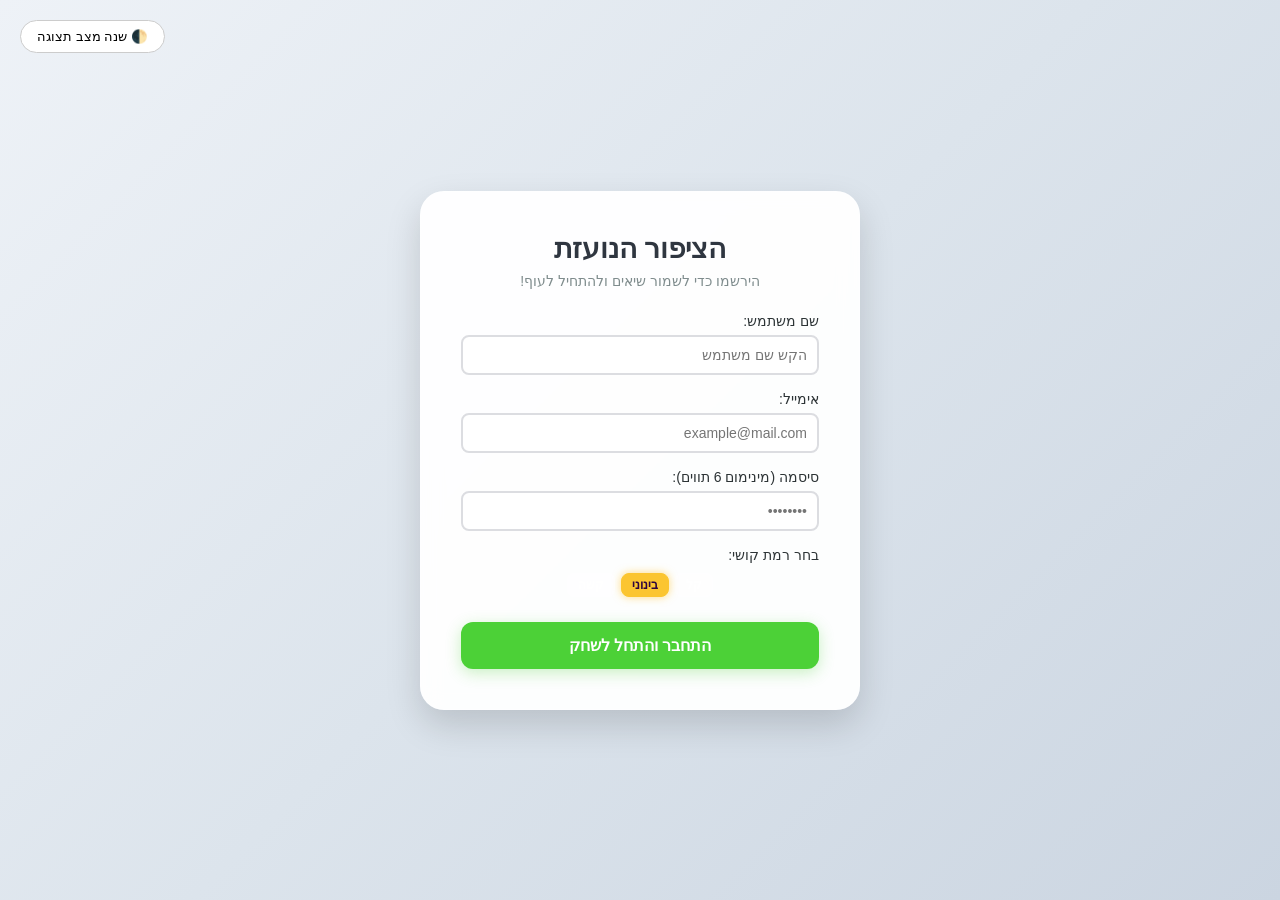
<file: index.html>
<!DOCTYPE html>
<html lang="he" dir="rtl">
<head>
    <meta charset="UTF-8">
    <meta name="viewport" content="width=device-width, initial-scale=1.0">
    <title>הציפור הנועזת - התחברות</title>
    <link rel="stylesheet" href="global.css">
    <link rel="stylesheet" href="auth.css">
    <link rel="stylesheet" href="game-screen.css">
</head>
<body>

    <button id="theme-toggle" class="theme-btn">🌓 שנה מצב תצוגה</button>

    <div id="screen-auth" class="screen active">
        <div class="card">
            <h1 class="game-title">הציפור הנועזת</h1>
            <p class="game-subtitle">הירשמו כדי לשמור שיאים ולהתחיל לעוף!</p>
            
            <form id="auth-form">
                <div class="input-group">
                    <label for="username">שם משתמש:</label>
                    <input type="text" id="username" placeholder="הקש שם משתמש" required>
                </div>
                <div class="input-group">
                    <label for="email">אימייל:</label>
                    <input type="text" id="email" placeholder="example@mail.com" required>
                    <span class="error-msg" id="email-error" style="color: #ff4d4d; font-size: 12px; display: none; margin-top: 4px; text-align: right;">כתובת אימייל לא תקינה</span>
                </div>
                <div class="input-group">
                    <label for="password">סיסמה (מינימום 6 תווים):</label>
                    <input type="password" id="password" placeholder="••••••••" required>
                    <span class="error-msg" id="password-error" style="color: #ff4d4d; font-size: 12px; display: none; margin-top: 4px; text-align: right;">הסיסמה חייבת להכיל לפחות 6 תווים, הכוללים גם אותיות וגם מספרים</span>
                </div>

                <div class="input-group" style="text-align: center; margin-bottom: 25px;">
                    <label style="display: block; margin-bottom: 10px; text-align: right;">בחר רמת קושי:</label>
                    <div class="difficulty-controls" style="justify-content: center;">
                        <button type="button" class="diff-btn" id="btn-easy">קל</button>
                        <button type="button" class="diff-btn active" id="btn-medium">בינוני</button>
                        <button type="button" class="diff-btn" id="btn-hard">קשה</button>
                    </div>
                </div>

                <button type="submit" class="btn-main">התחבר והתחל לשחק</button>
            </form>
        </div>
    </div>

    <script src="main.js"></script>
</body>
</html>
</file>
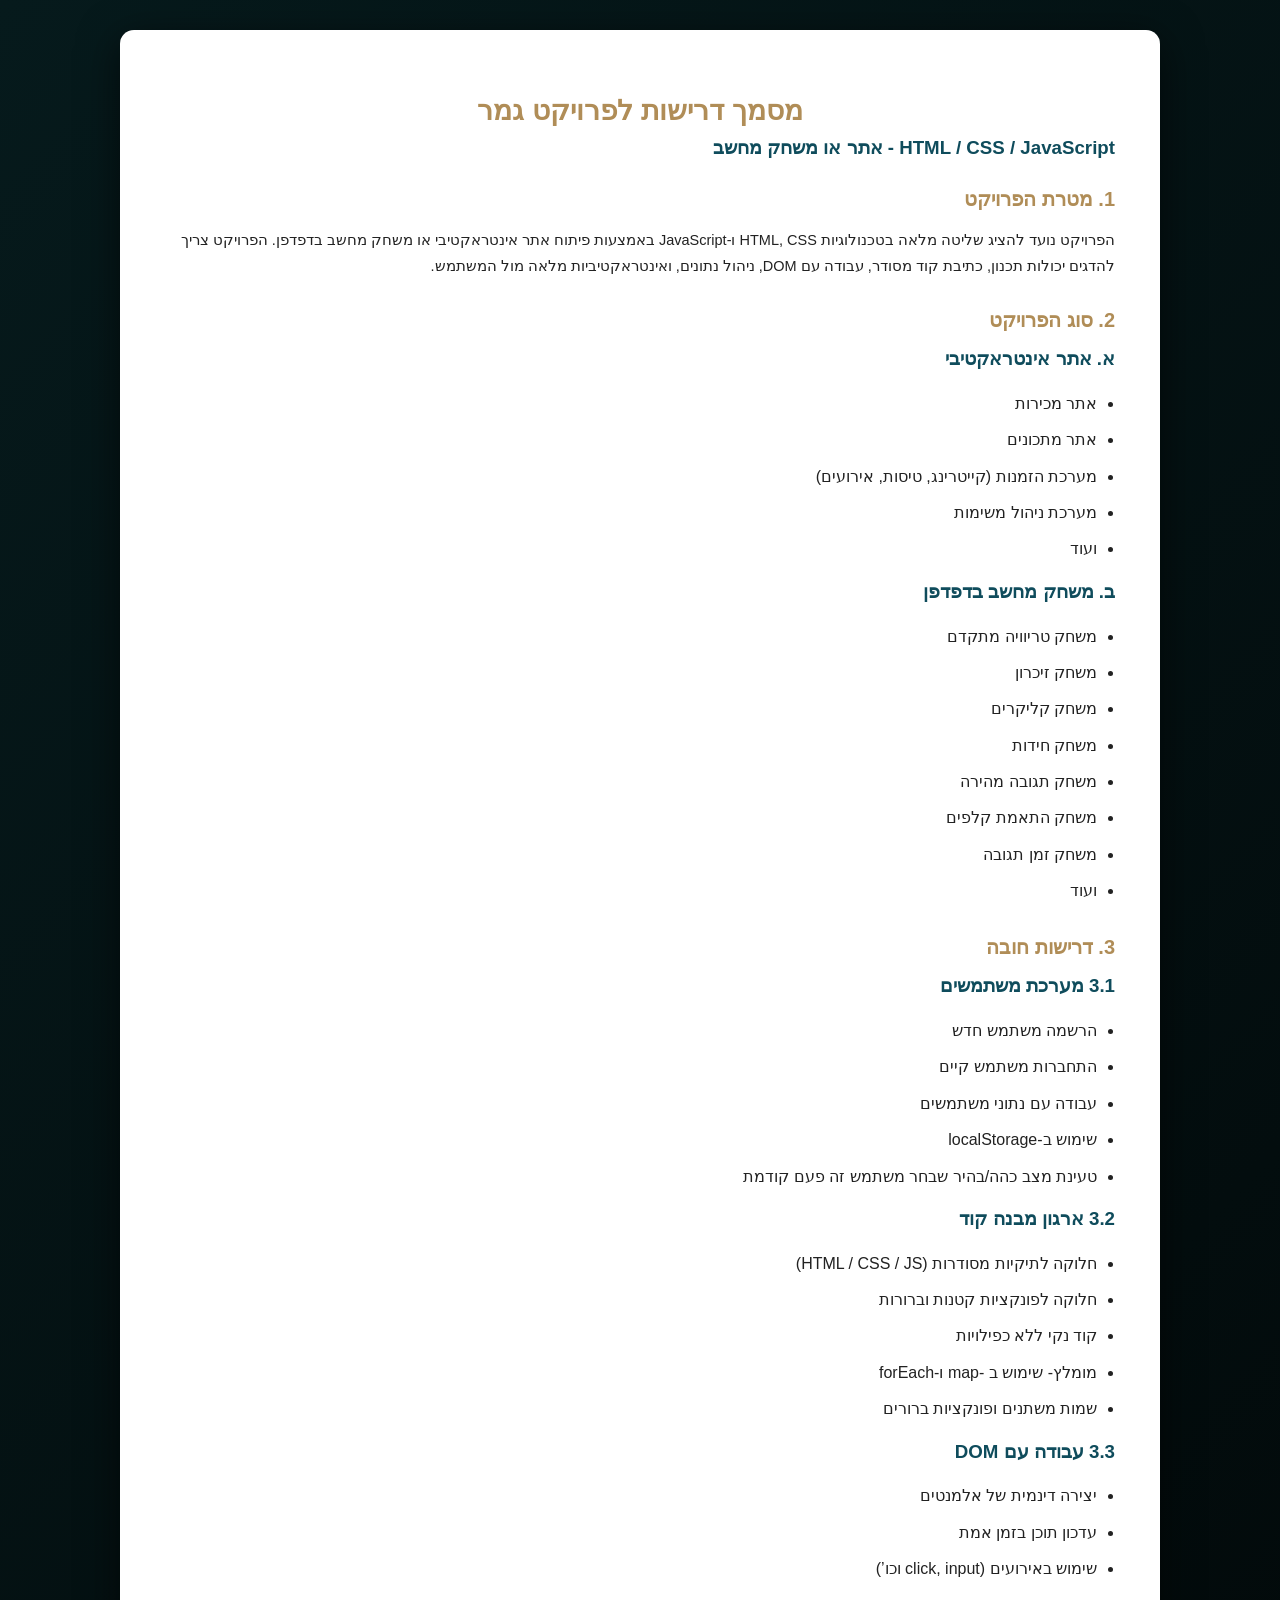
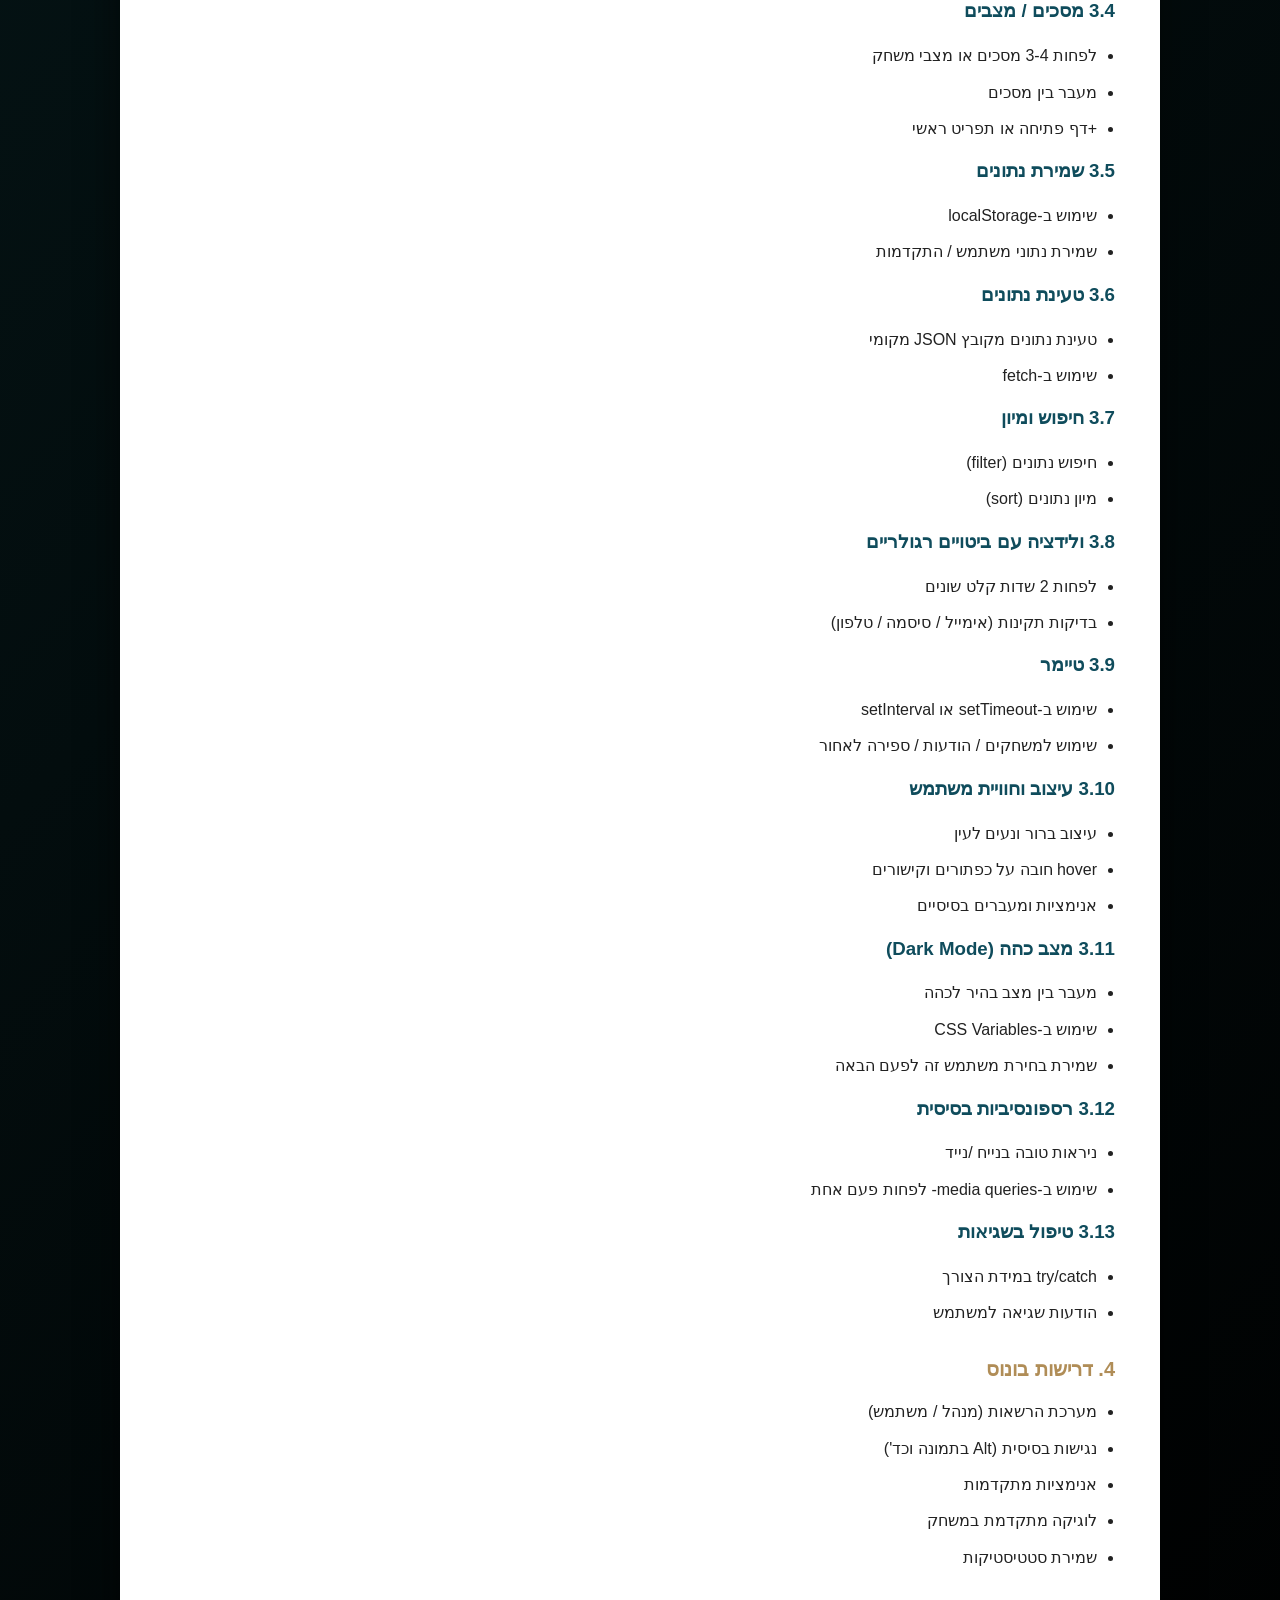
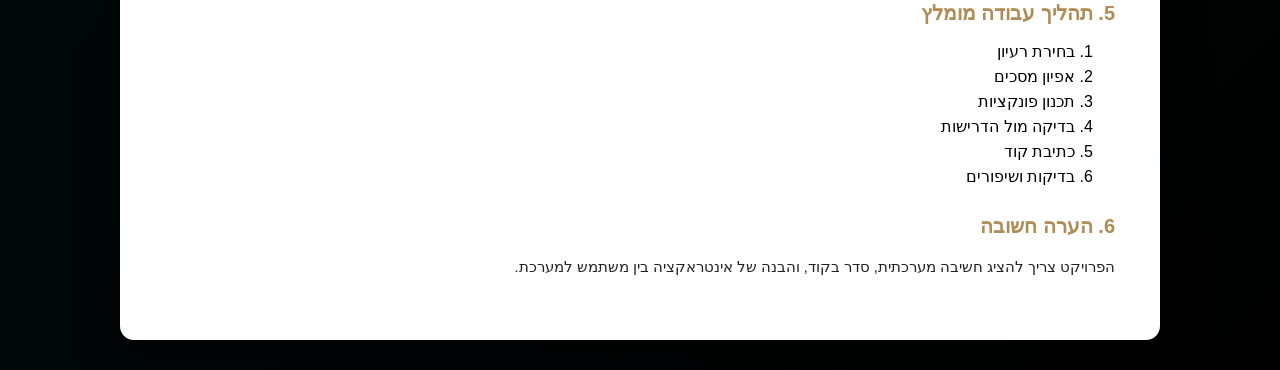
<file: JAVA SCRIPT/הנחיות לפרויקט.html>
<!DOCTYPE html>
<html lang="he">
<head>
<meta charset="UTF-8">
<title>מסמך דרישות פרויקט גמר</title>

<style>
body {
    margin: 0;
    font-family: Arial, sans-serif;
    direction: rtl;
    background: linear-gradient(135deg, #061a1c, #000000);
    padding: 30px;
}

.page {
    background: #ffffff;
    max-width: 950px;
    margin: auto;
    padding: 45px;
    border-radius: 14px;
    box-shadow: 0 10px 40px rgba(0,0,0,0.6);
}

h1 {
    text-align: center;
    color: #b08d57;
    font-size: 28px;
    margin-bottom: 5px;
}

h2 {
    color: #b08d57;
    margin-top: 28px;
    font-size: 20px;
}

h3 {
    color: #0f4c5c;
    margin-top: 10px;
}

p {
    line-height: 1.8;
    color: #222;
    font-size: 14.5px;
}

ul {
    line-height: 1.9;
    color: #222;
    padding-right: 18px;
}

li {
    margin-bottom: 6px;
}

.section-title {
    margin-top: 35px;
}

.note {
    background: #f7f7f7;
    padding: 12px;
    border-radius: 8px;
    margin-top: 10px;
    font-size: 13.5px;
}
</style>

</head>

<body>

<div class="page">

<h1>מסמך דרישות לפרויקט גמר</h1>
<h3>HTML / CSS / JavaScript - אתר או משחק מחשב</h3>

<h2>1. מטרת הפרויקט</h2>
<p>
הפרויקט נועד להציג שליטה מלאה בטכנולוגיות HTML, CSS ו-JavaScript באמצעות פיתוח אתר אינטראקטיבי או משחק מחשב בדפדפן.
הפרויקט צריך להדגים יכולות תכנון, כתיבת קוד מסודר, עבודה עם DOM, ניהול נתונים, ואינטראקטיביות מלאה מול המשתמש.
</p>

<h2>2. סוג הפרויקט</h2>

<h3>א. אתר אינטראקטיבי</h3>
<ul>
<li>אתר מכירות </li>
<li>אתר מתכונים</li>
<li>מערכת הזמנות (קייטרינג, טיסות, אירועים)</li>
<li>מערכת ניהול משימות</li>
<li>ועוד</li>
</ul>

<h3>ב. משחק מחשב בדפדפן</h3>
<ul>
<li>משחק טריוויה מתקדם </li>
<li>משחק זיכרון </li>
<li>משחק קליקרים </li>
<li>משחק חידות</li>
<li>משחק תגובה מהירה</li>
<li>משחק התאמת קלפים</li>
<li>משחק זמן תגובה</li>
<li>ועוד</li>
</ul>

<h2>3. דרישות חובה</h2>

<h3>3.1 מערכת משתמשים</h3>
<ul>
<li>הרשמה משתמש חדש</li>
<li>התחברות משתמש קיים</li>
<li>עבודה עם נתוני משתמשים</li>
<li>שימוש ב-localStorage </li>
<li>טעינת מצב כהה/בהיר שבחר משתמש זה פעם קודמת </li>
</ul>

<h3>3.2 ארגון מבנה קוד</h3>
<ul>
<li>חלוקה לתיקיות מסודרות (HTML / CSS / JS)</li>
<li>חלוקה לפונקציות קטנות וברורות</li>
<li>קוד נקי ללא כפילויות</li>
<li>מומלץ- שימוש ב -map ו-forEach</li>
<li>שמות משתנים ופונקציות ברורים</li>
</ul>

<h3>3.3 עבודה עם DOM</h3>
<ul>
<li>יצירה דינמית של אלמנטים</li>
<li>עדכון תוכן בזמן אמת</li>
<li>שימוש באירועים (click, input וכו’)</li>
</ul>

<h3>3.4 מסכים / מצבים</h3>
<ul>
<li>לפחות 3-4 מסכים או מצבי משחק</li>
<li>מעבר בין מסכים</li>
<li>+דף פתיחה או תפריט ראשי </li>
</ul>

<h3>3.5 שמירת נתונים</h3>
<ul>
<li>שימוש ב-localStorage</li>
<li>שמירת נתוני משתמש / התקדמות</li>
</ul>

<h3>3.6 טעינת נתונים</h3>
<ul>
<li>טעינת נתונים מקובץ JSON מקומי</li>
<li>שימוש ב-fetch</li>
</ul>

<h3>3.7 חיפוש ומיון</h3>
<ul>
<li>חיפוש נתונים (filter)</li>
<li>מיון נתונים (sort)</li>
</ul>

<h3>3.8 ולידציה עם ביטויים רגולריים</h3>
<ul>
<li>לפחות 2 שדות קלט שונים</li>
<li>בדיקות תקינות (אימייל / סיסמה / טלפון)</li>
</ul>

<h3>3.9 טיימר</h3>
<ul>
<li>שימוש ב-setTimeout או setInterval</li>
<li>שימוש למשחקים / הודעות / ספירה לאחור</li>
</ul>

<h3>3.10 עיצוב וחוויית משתמש</h3>
<ul>
<li>עיצוב ברור ונעים לעין</li>
<li>hover חובה על כפתורים וקישורים</li>
<li>אנימציות ומעברים בסיסיים</li>
</ul>

<h3>3.11 מצב כהה (Dark Mode)</h3>
<ul>
<li>מעבר בין מצב בהיר לכהה</li>
<li>שימוש ב-CSS Variables</li>
<li>שמירת בחירת משתמש זה לפעם הבאה</li>
</ul>

<h3>3.12  רספונסיביות בסיסית</h3>
<ul>
<li>ניראות טובה בנייח /נייד</li>
<li>שימוש ב-media queries- לפחות פעם אחת</li>
</ul>

<h3>3.13 טיפול בשגיאות</h3>
<ul>
<li>try/catch במידת הצורך</li>
<li>הודעות שגיאה למשתמש</li>
</ul>

<h2>4. דרישות בונוס</h2>
<ul>
<li>מערכת הרשאות (מנהל / משתמש)</li>
<li>נגישות בסיסית (Alt בתמונה וכד')</li>
<li>אנימציות מתקדמות </li>
<li>לוגיקה מתקדמת במשחק</li>
<li>שמירת סטטיסטיקות</li>
</ul>

<h2>5. תהליך עבודה מומלץ</h2>
<ol>
<li>בחירת רעיון</li>
<li>אפיון מסכים</li>
<li>תכנון פונקציות</li>
<li>בדיקה מול הדרישות</li>
<li>כתיבת קוד</li>
<li>בדיקות ושיפורים</li>
</ol>

<h2>6. הערה חשובה</h2>
<p>
הפרויקט צריך להציג חשיבה מערכתית, סדר בקוד, והבנה של אינטראקציה בין משתמש למערכת.
</p>

</div>

</body>
</html>
</file>
<file: global.css>
:root {
    --bg-gradient: linear-gradient(135deg, #eef2f7, #dce4ec, #cbd5e1);
    --card-bg: rgba(255, 255, 255, 0.95);
    --text-color: #2d3436;
    --accent-color: #4cd137;
}

body.dark-mode {
    --bg-gradient: linear-gradient(135deg, #0b091a, #131033, #1f1a52);
    --card-bg: rgba(20, 16, 46, 0.9);
    --text-color: #f5f6fa;
    --accent-color: #00d2ff;
}

* {
    box-sizing: border-box;
    margin: 0;
    padding: 0;
    font-family: 'Segoe UI', Tahoma, Geneva, Verdana, sans-serif;
}

body {
    background: var(--bg-gradient);
    color: var(--text-color);
    display: flex;
    justify-content: center;
    align-items: center;
    min-height: 100vh;
    overflow: hidden;
    transition: background 0.3s ease;
}

.screen {
    display: flex;
    justify-content: center;
    align-items: center;
    width: 100%;
}

.card {
    background: var(--card-bg);
    backdrop-filter: blur(10px);
    padding: 40px;
    border-radius: 24px;
    box-shadow: 0 15px 35px rgba(0, 0, 0, 0.15);
    border: 1px solid rgba(255, 255, 255, 0.2);
    text-align: center;
    width: 100%;
    max-width: 440px;
    transition: all 0.3s ease;
}

.btn-main {
    background: #4cd137;
    color: white;
    border: none;
    padding: 14px 28px;
    font-size: 16px;
    font-weight: bold;
    border-radius: 12px;
    cursor: pointer;
    width: 100%;
    box-shadow: 0 4px 15px rgba(76, 209, 55, 0.3);
    transition: all 0.2s ease;
}

.btn-main:hover {
    background: #44bd32;
    transform: translateY(-2px);
    box-shadow: 0 6px 20px rgba(76, 209, 55, 0.4);
}
</file>
<file: auth.css>
/* עיצוב ייחודי לרכיבים שנמצאים אך ורק בדף ההרשמה index.html */
.game-title {
    font-size: 28px;
    color: #2f3640;
    margin-bottom: 8px;
}

.game-subtitle {
    color: #7f8c8d;
    font-size: 14px;
    margin-bottom: 24px;
}

.input-group {
    margin-bottom: 16px;
    text-align: right;
}

.input-group label {
    display: block;
    margin-bottom: 6px;
    font-weight: 6px;
    font-size: 14px;
}

.input-group input {
    width: 100%;
    padding: 10px;
    border: 2px solid #dcdde1;
    border-radius: 8px;
    font-size: 14px;
    outline: none;
}

.input-group input:focus {
    border-color: #35a2ff;
}

.theme-btn {
    position: absolute;
    top: 20px;
    left: 20px;
    padding: 8px 16px;
    cursor: pointer;
    border-radius: 20px;
    border: 1px solid #ccc;
    background: white;
}
</file>
<file: game-screen.css>
/* ==========================================================================
   עיצוב זירת המשחק הפעיל (game-screen.css)
   ========================================================================== */

/* עיצוב ה-HUD: סרגל הנתונים העליון (שם שחקן, רמות קושי וניקוד) */
.game-hud {
    display: flex;
    justify-content: space-between;
    align-items: center;
    width: 100%;
    max-width: 480px;
    background: rgba(47, 54, 64, 0.85);
    backdrop-filter: blur(5px);
    color: #ffffff;
    padding: 14px 20px;
    border-radius: 16px;
    margin-bottom: 15px;
    font-weight: bold;
    font-size: 16px;
    box-shadow: 0 8px 20px rgba(0, 0, 0, 0.15);
    border: 1px solid rgba(255, 255, 255, 0.1);
    position: absolute;
    top: 20px;
    z-index: 100;
}

.hud-item span {
    color: #fbc531; /* צביעת הניקוד והשם בצהוב זוהר */
    font-size: 18px;
}

/* --- עיצוב כפתורי רמת הקושי בתוך ה-HUD --- */
.difficulty-controls {
    display: flex;
    gap: 6px;
}

.diff-btn {
    background: rgba(255, 255, 255, 0.15);
    border: 1px solid rgba(255, 255, 255, 0.3);
    color: white;
    padding: 4px 10px;
    font-size: 12px;
    border-radius: 8px;
    cursor: pointer;
    font-weight: bold;
    transition: all 0.2s ease;
}

.diff-btn:hover {
    background: rgba(255, 255, 255, 0.3);
}

/* הכפתור שנבחר כרגע מקבל צבע צהוב זוהר ומודגש */
.diff-btn.active {
    background: #fbc531;
    color: #2f043e;
    border-color: #fbc531;
    box-shadow: 0 0 8px rgba(251, 197, 49, 0.6);
}

/* --- קופסת המשחק המרכזית (השמיים והרכיבים) --- */
#game-box {
    width: 100vw;
    height: 100vh;
    max-width: 480px;
    max-height: 640px;
    /* גרדיאנט שמיים צבעוני ועמוק */
    background: linear-gradient(to bottom, #3ae374, #3dd1e7);
    border-radius: 24px;
    position: relative;
    overflow: hidden;
    box-shadow: 0 15px 40px rgba(0, 0, 0, 0.25);
    border: 4px solid #ffffff;
}

/* התאמת צבעי השמיים למצב כהה (Dark Mode) אוטומטי */
body.dark-mode #game-box {
    background: linear-gradient(to bottom, #1e1b4b, #311042);
    border-color: #00d2ff;
    box-shadow: 0 15px 40px rgba(0, 210, 255, 0.2);
}

/* עיצוב הציפור (השחקן) */
#bird {
    width: 45px;
    height: 35px;
    position: absolute;
    left: 80px;
    top: 250px;
    z-index: 10;
    filter: drop-shadow(0 4px 6px rgba(0,0,0,0.15));
    transition: transform 0.1s ease;
}

/* עיצוב הצינורות (המכשולים) - מראה תלת-ממדי ומקצועי */
.pipe {
    width: 60px;
    /* ירוק ארקייד קלאסי עם גרדיאנט למראה נפח */
    background: linear-gradient(to right, #2ecc71, #27ae60);
    border: 3px solid #1e272e;
    position: absolute;
    z-index: 5;
    border-radius: 8px;
    box-shadow: inset -8px 0 0 rgba(0, 0, 0, 0.15), 4px 4px 15px rgba(0, 0, 0, 0.2);
}

/* שינוי עיצוב הצינורות במצב כהה למראה ניאון עתידני */
body.dark-mode .pipe {
    background: linear-gradient(to right, #ff007f, #99004c);
    border-color: #00d2ff;
    box-shadow: inset -8px 0 0 rgba(0, 0, 0, 0.3), 0 0 15px rgba(255, 0, 127, 0.4);
}
</file>
